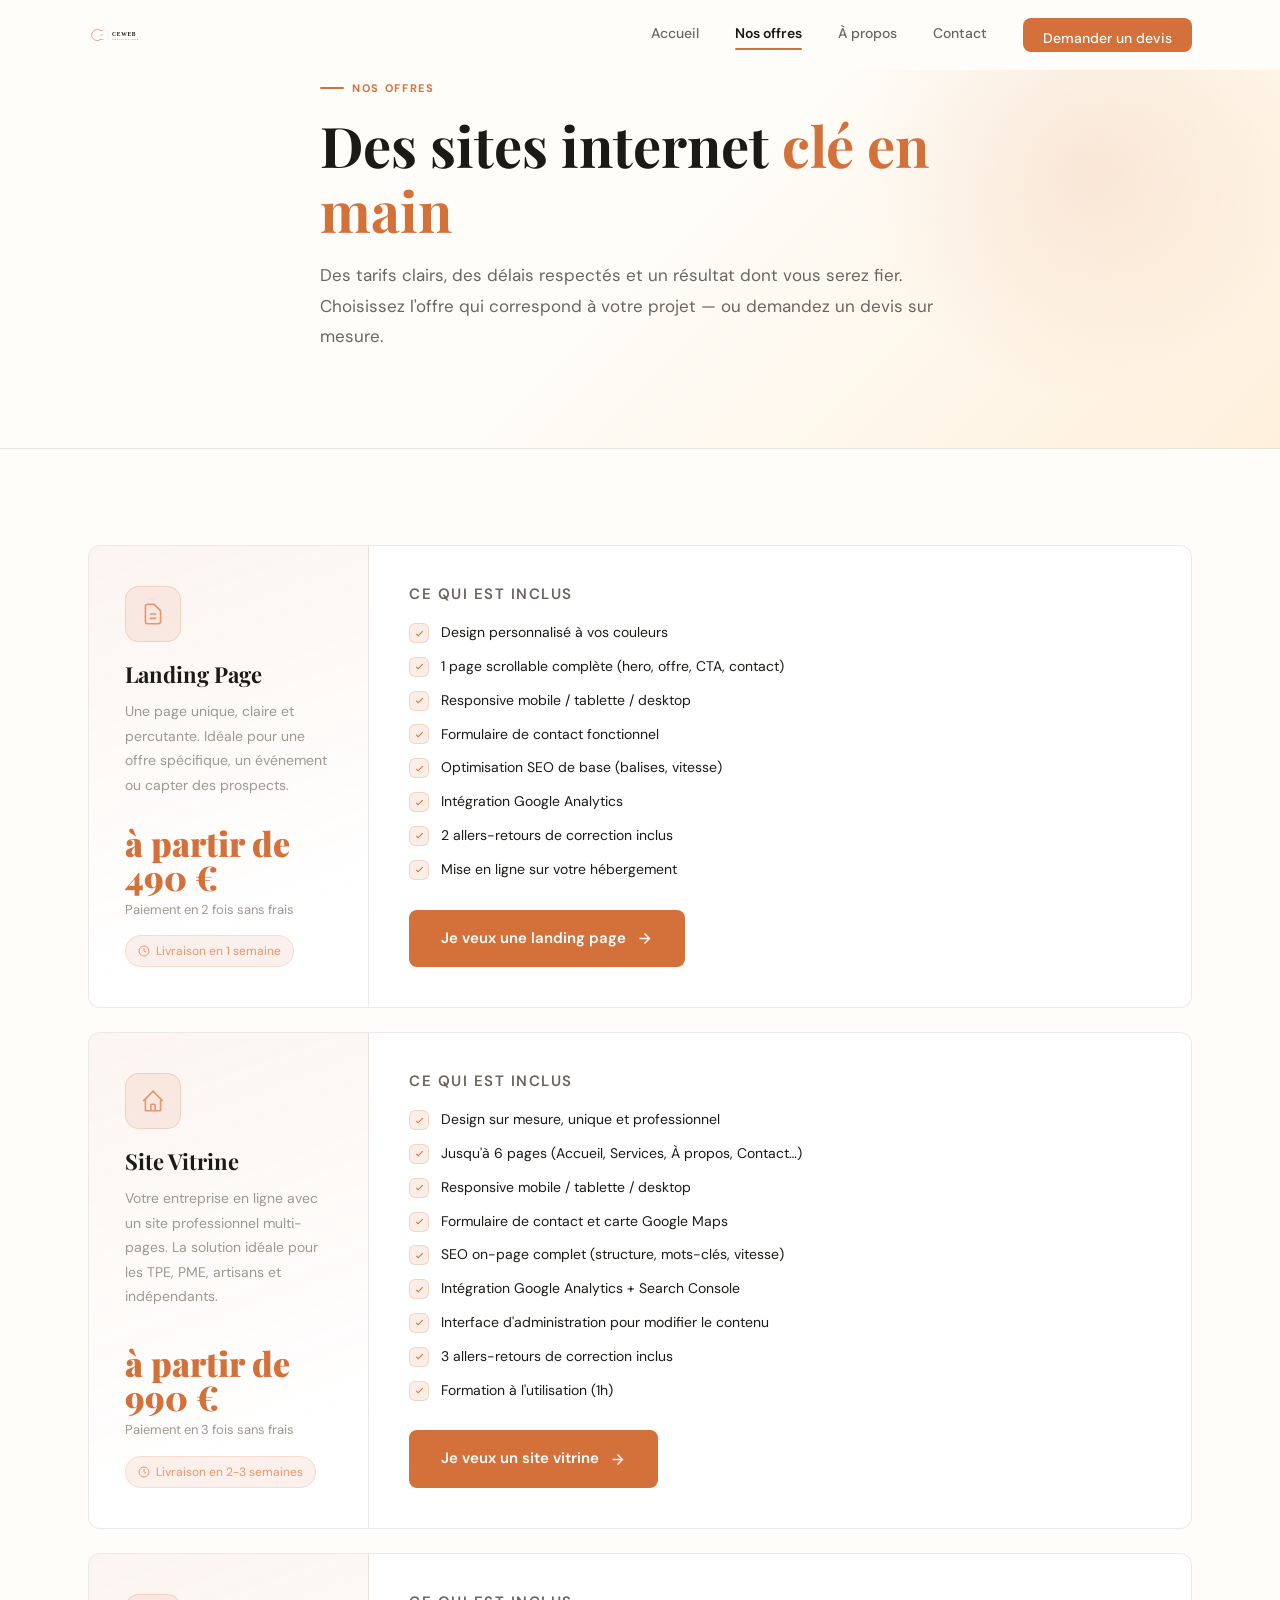
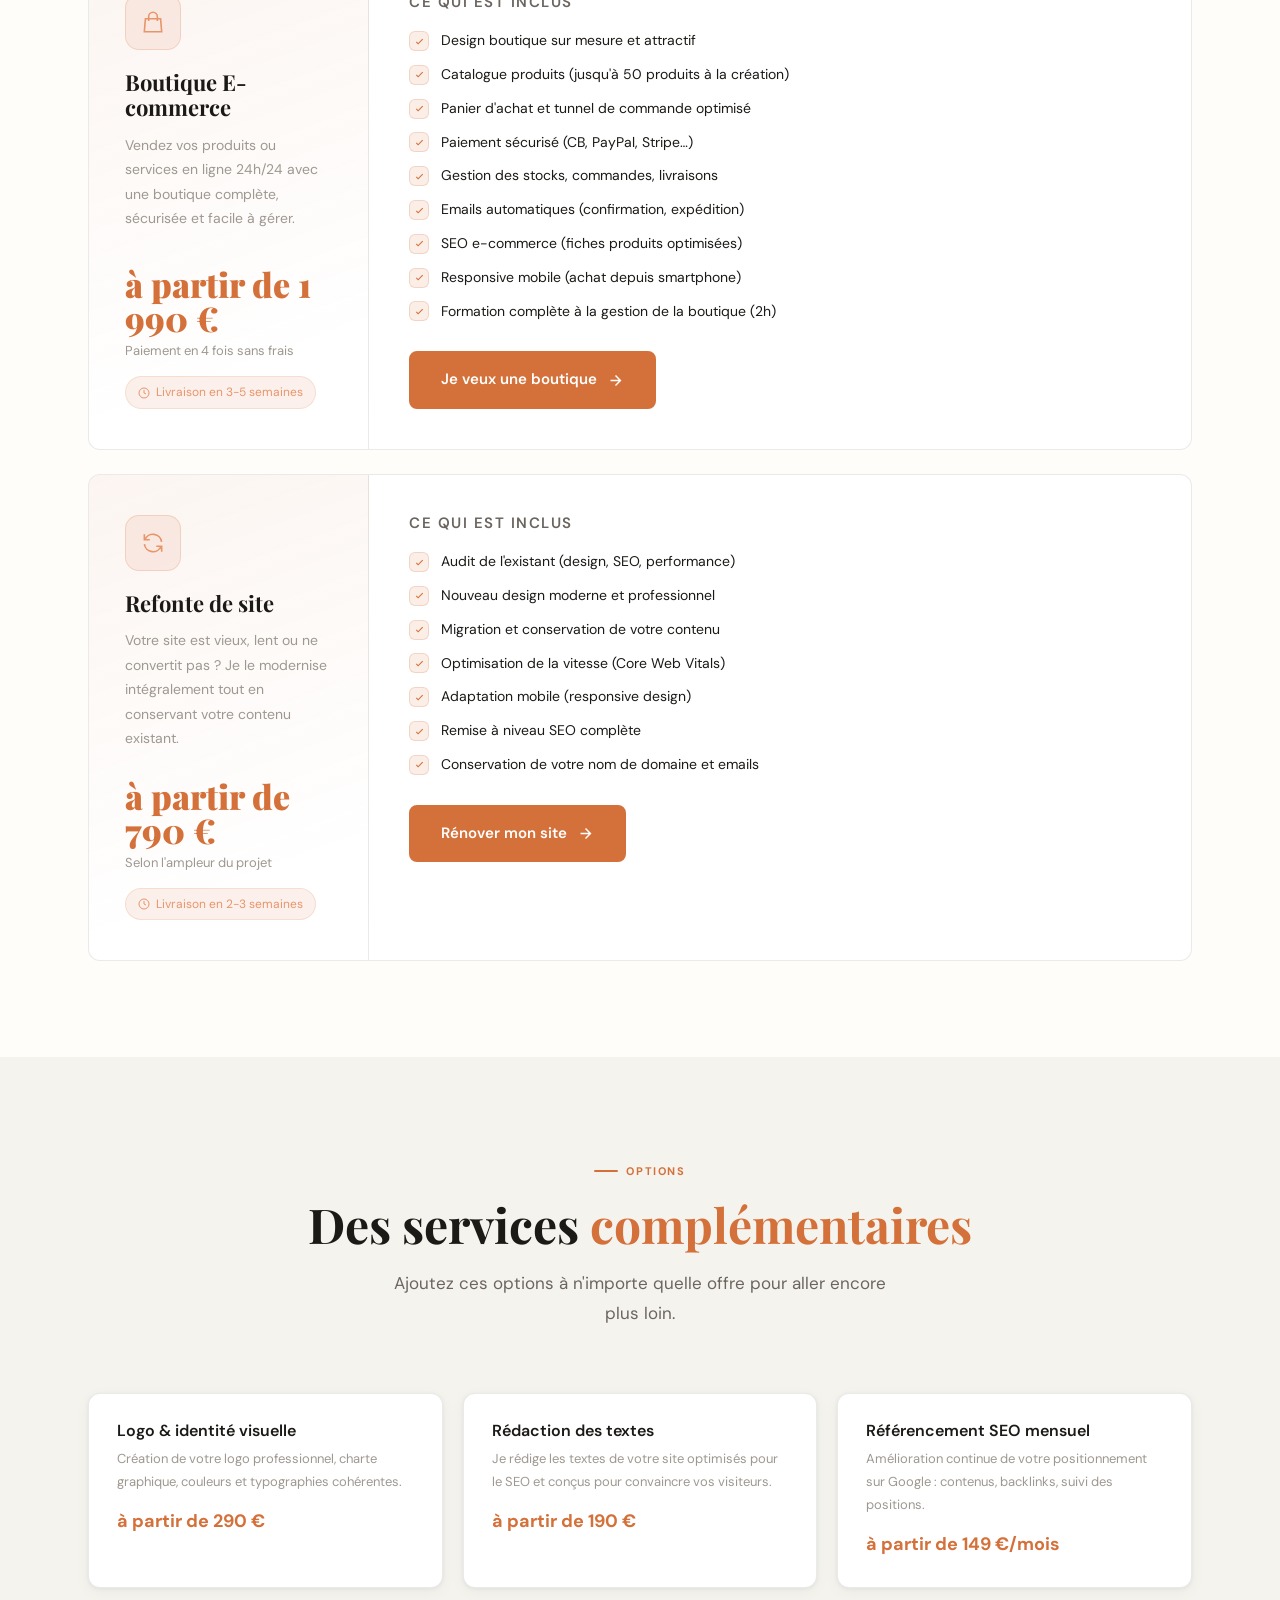
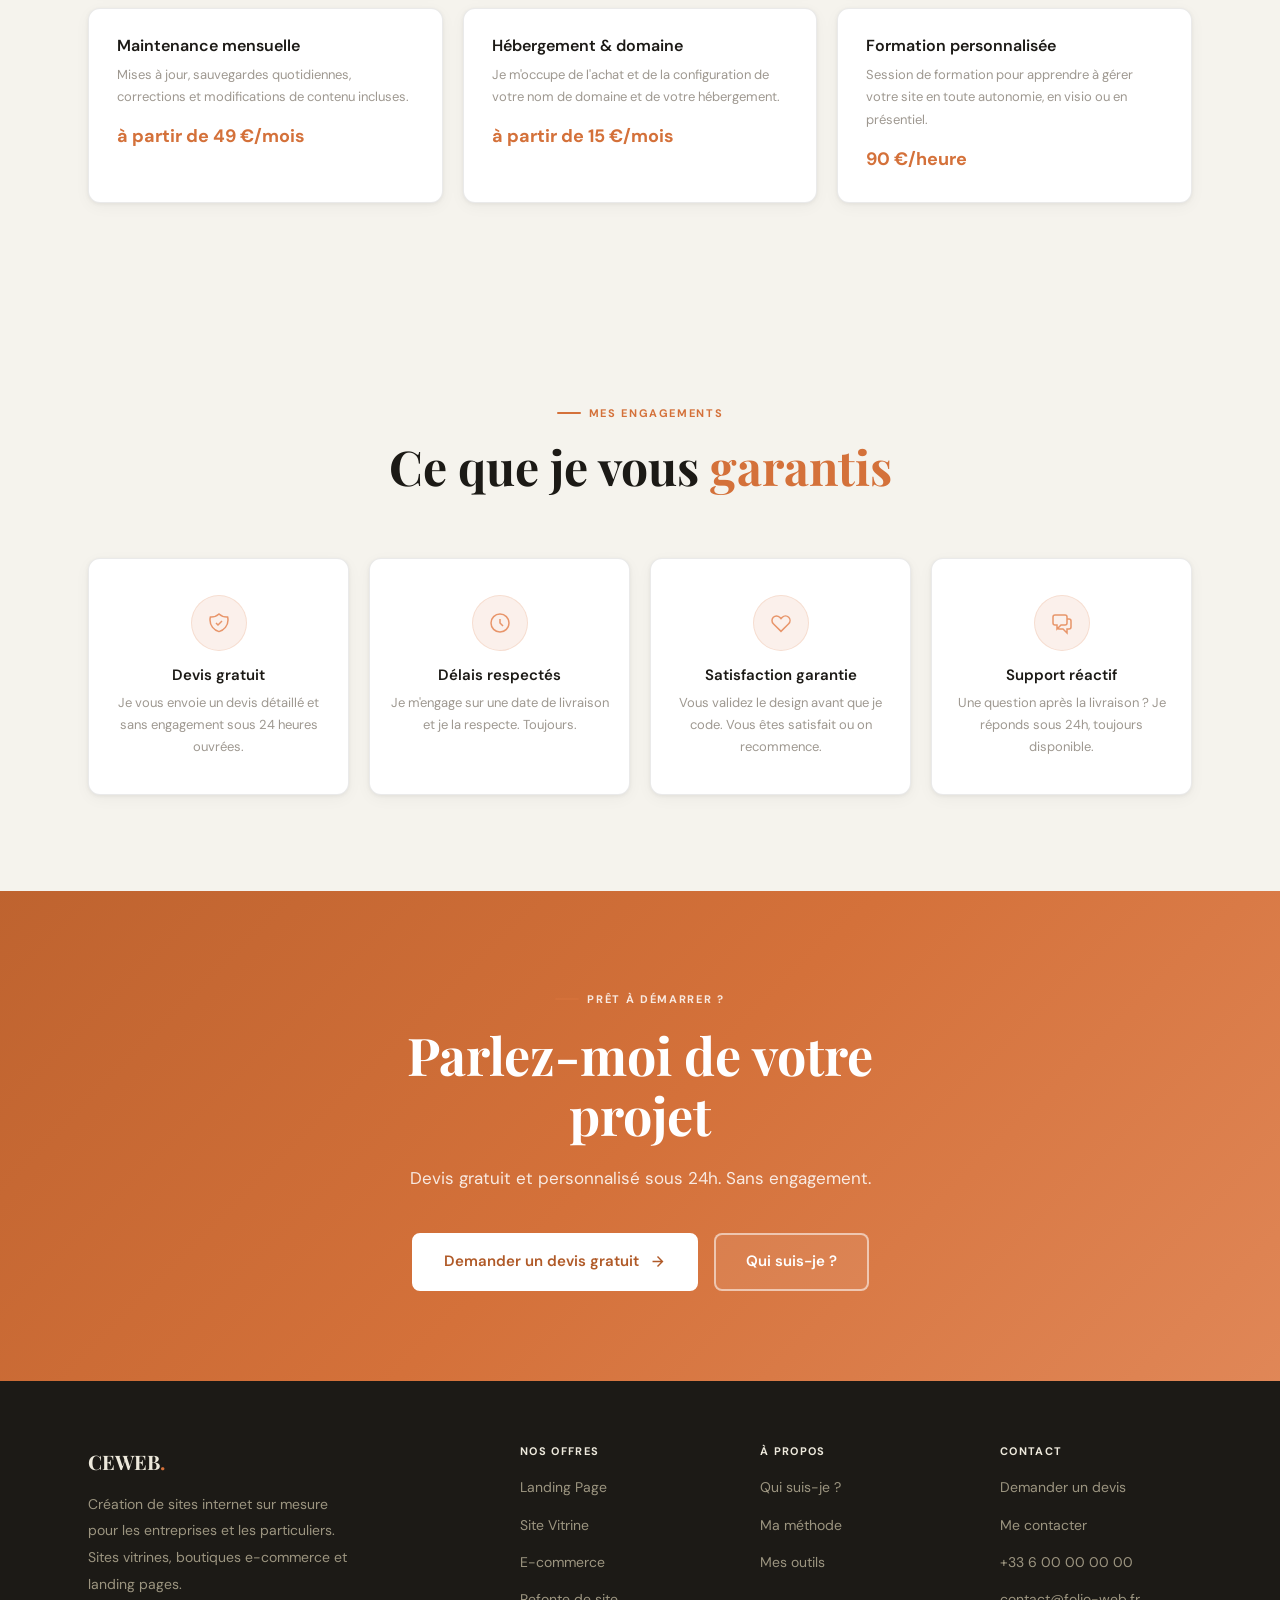
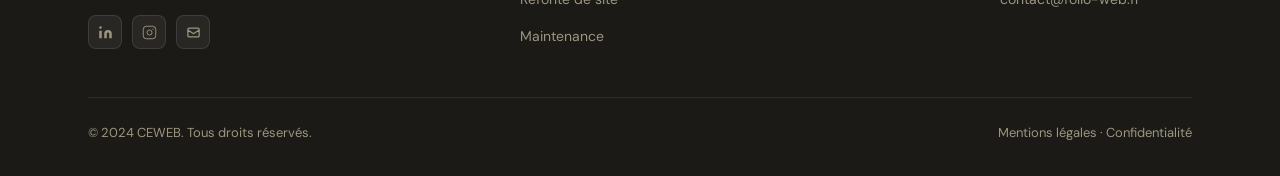
<file: services.html>
<!DOCTYPE html>
<html lang="fr">
<head>
  <meta charset="UTF-8">
  <meta name="viewport" content="width=device-width, initial-scale=1.0">
  <title>Nos offres — CEWEB Création de sites internet</title>

  <!-- SEO Meta -->
  <meta name="description" content="Découvrez nos offres de création de sites internet : landing page, site vitrine, boutique e-commerce, refonte et maintenance. Tarifs clairs et transparents.">
  <meta name="keywords" content="offres site internet, tarif création site, landing page prix, site vitrine prix, e-commerce prix">
  <meta name="author" content="CEWEB">
  <meta name="robots" content="index, follow">
  <link rel="canonical" href="https://folio-web.fr/services.html">

  <!-- Open Graph -->
  <meta property="og:type"        content="website">
  <meta property="og:url"         content="https://folio-web.fr/services.html">
  <meta property="og:title"       content="Nos offres — CEWEB Création de sites internet">
  <meta property="og:description" content="Tous nos forfaits de création de sites internet avec tarifs clairs. Landing page, vitrine, e-commerce.">
  <meta property="og:image"       content="https://folio-web.fr/og-image.jpg">

  <link rel="stylesheet" href="style.css">
  <style>
    /* ── PAGE HERO ── */
    .page-hero {
      min-height: 42vh; display: flex; align-items: center;
      padding-top: var(--nav-h);
      background: linear-gradient(135deg, #FEFDF9 50%, #FEF0DC 100%);
      border-bottom: 1px solid var(--border);
      position: relative; overflow: hidden;
    }
    .page-hero::after {
      content: '';
      position: absolute; right: -60px; top: -80px;
      width: 500px; height: 500px;
      background: radial-gradient(circle, rgba(212,113,58,0.12) 0%, transparent 65%);
      pointer-events: none;
    }
    .page-hero-content { max-width: 640px; }
    .page-hero-content h1 { font-size: clamp(30px, 4.5vw, 56px); margin-bottom: 18px; }
    .page-hero-content p  { font-size: 17px; color: var(--text-2); line-height: 1.8; }

    /* ── OFFRES CARDS ── */
    .offres-list { display: flex; flex-direction: column; gap: 24px; }

    .offre-detail {
      display: grid; grid-template-columns: 280px 1fr; gap: 0;
      border-radius: var(--r); overflow: hidden;
      border: 1px solid var(--border);
      background: var(--bg-card);
      transition: border-color var(--t), box-shadow var(--t);
    }
    .offre-detail:hover {
      border-color: var(--border-h);
      box-shadow: var(--shadow-md);
    }

    .offre-left {
      padding: 40px 36px;
      background: linear-gradient(160deg, rgba(212,113,58,0.07) 0%, transparent 80%);
      border-right: 1px solid var(--border);
      display: flex; flex-direction: column; justify-content: space-between;
    }
    .offre-left-top {}
    .offre-detail-icon {
      width: 56px; height: 56px;
      display: flex; align-items: center; justify-content: center;
      background: rgba(212,113,58,0.1);
      border: 1px solid rgba(212,113,58,0.2);
      border-radius: 14px; color: var(--accent-l); margin-bottom: 20px;
    }
    .offre-detail-icon svg { width: 26px; height: 26px; }
    .offre-left h2 { font-size: 22px; margin-bottom: 12px; }
    .offre-left .desc { font-size: 14px; color: var(--text-muted); line-height: 1.75; }

    .offre-left-bottom { margin-top: 28px; }
    .offre-price {
      font-family: var(--font-title); font-size: 34px; font-weight: 900;
      color: var(--accent); line-height: 1;
    }
    .offre-price-sub { font-size: 13px; color: var(--text-muted); margin-top: 5px; }
    .offre-delai-badge {
      display: inline-flex; align-items: center; gap: 6px;
      margin-top: 14px; padding: 5px 12px;
      background: rgba(212,113,58,0.1);
      border: 1px solid rgba(212,113,58,0.15);
      border-radius: 100px; font-size: 12px; color: var(--accent-l);
    }
    .offre-delai-badge svg { width: 12px; height: 12px; }

    .offre-right { padding: 40px; }
    .offre-right h3 { font-size: 15px; font-weight: 600; color: var(--text-2); margin-bottom: 18px; text-transform: uppercase; letter-spacing: 0.1em; font-family: var(--font-body); }
    .offre-features { display: flex; flex-direction: column; gap: 10px; margin-bottom: 28px; }
    .offre-feature {
      display: flex; align-items: center; gap: 12px; font-size: 14px; color: var(--text);
    }
    .offre-feature .check {
      width: 20px; height: 20px; flex-shrink: 0;
      background: rgba(212,113,58,0.12);
      border: 1px solid rgba(212,113,58,0.2);
      border-radius: 6px; display: flex; align-items: center; justify-content: center;
      color: var(--accent);
    }
    .offre-feature .check svg { width: 11px; height: 11px; }

    .offre-cta { display: flex; gap: 12px; flex-wrap: wrap; }

    /* ── OPTIONS SECTION ── */
    .options-section { background: var(--bg-2); }
    .options-grid { display: grid; grid-template-columns: repeat(3, 1fr); gap: 20px; }
    .option-card { padding: 28px; }
    .option-card h3 { font-size: 16px; margin-bottom: 8px; font-family: var(--font-body); font-weight: 600; }
    .option-card p  { font-size: 13px; color: var(--text-muted); line-height: 1.75; margin-bottom: 12px; }
    .option-price { font-size: 18px; font-weight: 700; color: var(--accent); }

    /* ── GARANTIES ── */
    .garanties-grid { display: grid; grid-template-columns: repeat(4, 1fr); gap: 20px; }
    .garantie-item { text-align: center; padding: 36px 20px; }
    .garantie-icon {
      width: 56px; height: 56px; margin: 0 auto 16px;
      display: flex; align-items: center; justify-content: center;
      background: rgba(212,113,58,0.1);
      border: 1px solid rgba(212,113,58,0.15);
      border-radius: 50%; color: var(--accent-l);
    }
    .garantie-icon svg { width: 24px; height: 24px; }
    .garantie-item h4 { font-size: 15px; margin-bottom: 8px; font-family: var(--font-body); font-weight: 600; }
    .garantie-item p  { font-size: 13px; color: var(--text-muted); line-height: 1.7; }

    /* ── RESPONSIVE ── */
    @media (max-width: 1024px) {
      .offre-detail { grid-template-columns: 1fr; }
      .offre-left { border-right: none; border-bottom: 1px solid var(--border); }
      .options-grid { grid-template-columns: repeat(2, 1fr); }
      .garanties-grid { grid-template-columns: repeat(2, 1fr); }
    }
    @media (max-width: 768px) {
      .options-grid { grid-template-columns: 1fr; }
      .garanties-grid { grid-template-columns: 1fr; }
    }
  </style>
</head>
<body>

<!-- ── NAVIGATION ── -->
<nav id="main-nav">
  <div class="nav-inner">
    <a href="index.html" class="nav-logo"><img src="logo_ceweb_moderne.svg" alt="CEWEB" class="nav-logo-img" width="150" height="45"></a>
    <div class="nav-links">
      <a href="index.html">Accueil</a>
      <a href="services.html">Nos offres</a>
      <a href="about.html">À propos</a>
      <a href="contact.html">Contact</a>
      <a href="contact.html" class="nav-cta">Demander un devis</a>
    </div>
    <button class="burger" aria-label="Menu" aria-expanded="false"><span></span><span></span><span></span></button>
  </div>
</nav>
<div class="mobile-menu" role="navigation" aria-label="Menu mobile">
  <a href="index.html">Accueil</a>
  <a href="services.html">Nos offres</a>
  <a href="about.html">À propos</a>
  <a href="contact.html">Contact</a>
  <a href="contact.html" style="color:var(--accent)">Demander un devis →</a>
</div>

<!-- ── PAGE HERO ── -->
<section class="page-hero section">
  <div class="container">
    <div class="page-hero-content">
      <div class="section-tag reveal">Nos offres</div>
      <h1 class="reveal delay-1">Des sites internet <span class="gradient-text">clé en main</span></h1>
      <p class="reveal delay-2">Des tarifs clairs, des délais respectés et un résultat dont vous serez fier. Choisissez l'offre qui correspond à votre projet — ou demandez un devis sur mesure.</p>
    </div>
  </div>
</section>

<!-- ── OFFRES DÉTAILLÉES ── -->
<section class="section">
  <div class="container">
    <div class="offres-list">

      <!-- LANDING PAGE -->
      <div class="offre-detail reveal">
        <div class="offre-left">
          <div class="offre-left-top">
            <div class="offre-detail-icon">
              <svg viewBox="0 0 24 24" fill="none" stroke="currentColor" stroke-width="1.5"><path d="M9 12h6m-6 4h6m2 5H7a2 2 0 01-2-2V5a2 2 0 012-2h5.586a1 1 0 01.707.293l5.414 5.414a1 1 0 01.293.707V19a2 2 0 01-2 2z"/></svg>
            </div>
            <h2>Landing Page</h2>
            <p class="desc">Une page unique, claire et percutante. Idéale pour une offre spécifique, un événement ou capter des prospects.</p>
          </div>
          <div class="offre-left-bottom">
            <div class="offre-price">à partir de 490 €</div>
            <div class="offre-price-sub">Paiement en 2 fois sans frais</div>
            <div class="offre-delai-badge">
              <svg viewBox="0 0 24 24" fill="none" stroke="currentColor" stroke-width="2"><circle cx="12" cy="12" r="10"/><path d="M12 6v6l4 2"/></svg>
              Livraison en 1 semaine
            </div>
          </div>
        </div>
        <div class="offre-right">
          <h3>Ce qui est inclus</h3>
          <div class="offre-features">
            <div class="offre-feature"><div class="check"><svg viewBox="0 0 24 24" fill="none" stroke="currentColor" stroke-width="2.5"><path d="M5 13l4 4L19 7"/></svg></div>Design personnalisé à vos couleurs</div>
            <div class="offre-feature"><div class="check"><svg viewBox="0 0 24 24" fill="none" stroke="currentColor" stroke-width="2.5"><path d="M5 13l4 4L19 7"/></svg></div>1 page scrollable complète (hero, offre, CTA, contact)</div>
            <div class="offre-feature"><div class="check"><svg viewBox="0 0 24 24" fill="none" stroke="currentColor" stroke-width="2.5"><path d="M5 13l4 4L19 7"/></svg></div>Responsive mobile / tablette / desktop</div>
            <div class="offre-feature"><div class="check"><svg viewBox="0 0 24 24" fill="none" stroke="currentColor" stroke-width="2.5"><path d="M5 13l4 4L19 7"/></svg></div>Formulaire de contact fonctionnel</div>
            <div class="offre-feature"><div class="check"><svg viewBox="0 0 24 24" fill="none" stroke="currentColor" stroke-width="2.5"><path d="M5 13l4 4L19 7"/></svg></div>Optimisation SEO de base (balises, vitesse)</div>
            <div class="offre-feature"><div class="check"><svg viewBox="0 0 24 24" fill="none" stroke="currentColor" stroke-width="2.5"><path d="M5 13l4 4L19 7"/></svg></div>Intégration Google Analytics</div>
            <div class="offre-feature"><div class="check"><svg viewBox="0 0 24 24" fill="none" stroke="currentColor" stroke-width="2.5"><path d="M5 13l4 4L19 7"/></svg></div>2 allers-retours de correction inclus</div>
            <div class="offre-feature"><div class="check"><svg viewBox="0 0 24 24" fill="none" stroke="currentColor" stroke-width="2.5"><path d="M5 13l4 4L19 7"/></svg></div>Mise en ligne sur votre hébergement</div>
          </div>
          <div class="offre-cta">
            <a href="contact.html" class="btn btn-primary">Je veux une landing page <svg viewBox="0 0 24 24" fill="none" stroke="currentColor" stroke-width="2"><path d="M5 12h14M12 5l7 7-7 7"/></svg></a>
          </div>
        </div>
      </div>

      <!-- SITE VITRINE -->
      <div class="offre-detail reveal">
        <div class="offre-left">
          <div class="offre-left-top">
            <div class="offre-detail-icon">
              <svg viewBox="0 0 24 24" fill="none" stroke="currentColor" stroke-width="1.5"><path d="M3 12l2-2m0 0l7-7 7 7M5 10v10a1 1 0 001 1h3m10-11l2 2m-2-2v10a1 1 0 01-1 1h-3m-6 0a1 1 0 001-1v-4a1 1 0 011-1h2a1 1 0 011 1v4a1 1 0 001 1m-6 0h6"/></svg>
            </div>
            <h2>Site Vitrine</h2>
            <p class="desc">Votre entreprise en ligne avec un site professionnel multi-pages. La solution idéale pour les TPE, PME, artisans et indépendants.</p>
          </div>
          <div class="offre-left-bottom">
            <div class="offre-price">à partir de 990 €</div>
            <div class="offre-price-sub">Paiement en 3 fois sans frais</div>
            <div class="offre-delai-badge">
              <svg viewBox="0 0 24 24" fill="none" stroke="currentColor" stroke-width="2"><circle cx="12" cy="12" r="10"/><path d="M12 6v6l4 2"/></svg>
              Livraison en 2-3 semaines
            </div>
          </div>
        </div>
        <div class="offre-right">
          <h3>Ce qui est inclus</h3>
          <div class="offre-features">
            <div class="offre-feature"><div class="check"><svg viewBox="0 0 24 24" fill="none" stroke="currentColor" stroke-width="2.5"><path d="M5 13l4 4L19 7"/></svg></div>Design sur mesure, unique et professionnel</div>
            <div class="offre-feature"><div class="check"><svg viewBox="0 0 24 24" fill="none" stroke="currentColor" stroke-width="2.5"><path d="M5 13l4 4L19 7"/></svg></div>Jusqu'à 6 pages (Accueil, Services, À propos, Contact…)</div>
            <div class="offre-feature"><div class="check"><svg viewBox="0 0 24 24" fill="none" stroke="currentColor" stroke-width="2.5"><path d="M5 13l4 4L19 7"/></svg></div>Responsive mobile / tablette / desktop</div>
            <div class="offre-feature"><div class="check"><svg viewBox="0 0 24 24" fill="none" stroke="currentColor" stroke-width="2.5"><path d="M5 13l4 4L19 7"/></svg></div>Formulaire de contact et carte Google Maps</div>
            <div class="offre-feature"><div class="check"><svg viewBox="0 0 24 24" fill="none" stroke="currentColor" stroke-width="2.5"><path d="M5 13l4 4L19 7"/></svg></div>SEO on-page complet (structure, mots-clés, vitesse)</div>
            <div class="offre-feature"><div class="check"><svg viewBox="0 0 24 24" fill="none" stroke="currentColor" stroke-width="2.5"><path d="M5 13l4 4L19 7"/></svg></div>Intégration Google Analytics + Search Console</div>
            <div class="offre-feature"><div class="check"><svg viewBox="0 0 24 24" fill="none" stroke="currentColor" stroke-width="2.5"><path d="M5 13l4 4L19 7"/></svg></div>Interface d'administration pour modifier le contenu</div>
            <div class="offre-feature"><div class="check"><svg viewBox="0 0 24 24" fill="none" stroke="currentColor" stroke-width="2.5"><path d="M5 13l4 4L19 7"/></svg></div>3 allers-retours de correction inclus</div>
            <div class="offre-feature"><div class="check"><svg viewBox="0 0 24 24" fill="none" stroke="currentColor" stroke-width="2.5"><path d="M5 13l4 4L19 7"/></svg></div>Formation à l'utilisation (1h)</div>
          </div>
          <div class="offre-cta">
            <a href="contact.html" class="btn btn-primary">Je veux un site vitrine <svg viewBox="0 0 24 24" fill="none" stroke="currentColor" stroke-width="2"><path d="M5 12h14M12 5l7 7-7 7"/></svg></a>
          </div>
        </div>
      </div>

      <!-- E-COMMERCE -->
      <div class="offre-detail reveal">
        <div class="offre-left">
          <div class="offre-left-top">
            <div class="offre-detail-icon">
              <svg viewBox="0 0 24 24" fill="none" stroke="currentColor" stroke-width="1.5"><path d="M16 11V7a4 4 0 00-8 0v4M5 9h14l1 12H4L5 9z"/></svg>
            </div>
            <h2>Boutique E-commerce</h2>
            <p class="desc">Vendez vos produits ou services en ligne 24h/24 avec une boutique complète, sécurisée et facile à gérer.</p>
          </div>
          <div class="offre-left-bottom">
            <div class="offre-price">à partir de 1 990 €</div>
            <div class="offre-price-sub">Paiement en 4 fois sans frais</div>
            <div class="offre-delai-badge">
              <svg viewBox="0 0 24 24" fill="none" stroke="currentColor" stroke-width="2"><circle cx="12" cy="12" r="10"/><path d="M12 6v6l4 2"/></svg>
              Livraison en 3-5 semaines
            </div>
          </div>
        </div>
        <div class="offre-right">
          <h3>Ce qui est inclus</h3>
          <div class="offre-features">
            <div class="offre-feature"><div class="check"><svg viewBox="0 0 24 24" fill="none" stroke="currentColor" stroke-width="2.5"><path d="M5 13l4 4L19 7"/></svg></div>Design boutique sur mesure et attractif</div>
            <div class="offre-feature"><div class="check"><svg viewBox="0 0 24 24" fill="none" stroke="currentColor" stroke-width="2.5"><path d="M5 13l4 4L19 7"/></svg></div>Catalogue produits (jusqu'à 50 produits à la création)</div>
            <div class="offre-feature"><div class="check"><svg viewBox="0 0 24 24" fill="none" stroke="currentColor" stroke-width="2.5"><path d="M5 13l4 4L19 7"/></svg></div>Panier d'achat et tunnel de commande optimisé</div>
            <div class="offre-feature"><div class="check"><svg viewBox="0 0 24 24" fill="none" stroke="currentColor" stroke-width="2.5"><path d="M5 13l4 4L19 7"/></svg></div>Paiement sécurisé (CB, PayPal, Stripe…)</div>
            <div class="offre-feature"><div class="check"><svg viewBox="0 0 24 24" fill="none" stroke="currentColor" stroke-width="2.5"><path d="M5 13l4 4L19 7"/></svg></div>Gestion des stocks, commandes, livraisons</div>
            <div class="offre-feature"><div class="check"><svg viewBox="0 0 24 24" fill="none" stroke="currentColor" stroke-width="2.5"><path d="M5 13l4 4L19 7"/></svg></div>Emails automatiques (confirmation, expédition)</div>
            <div class="offre-feature"><div class="check"><svg viewBox="0 0 24 24" fill="none" stroke="currentColor" stroke-width="2.5"><path d="M5 13l4 4L19 7"/></svg></div>SEO e-commerce (fiches produits optimisées)</div>
            <div class="offre-feature"><div class="check"><svg viewBox="0 0 24 24" fill="none" stroke="currentColor" stroke-width="2.5"><path d="M5 13l4 4L19 7"/></svg></div>Responsive mobile (achat depuis smartphone)</div>
            <div class="offre-feature"><div class="check"><svg viewBox="0 0 24 24" fill="none" stroke="currentColor" stroke-width="2.5"><path d="M5 13l4 4L19 7"/></svg></div>Formation complète à la gestion de la boutique (2h)</div>
          </div>
          <div class="offre-cta">
            <a href="contact.html" class="btn btn-primary">Je veux une boutique <svg viewBox="0 0 24 24" fill="none" stroke="currentColor" stroke-width="2"><path d="M5 12h14M12 5l7 7-7 7"/></svg></a>
          </div>
        </div>
      </div>

      <!-- REFONTE -->
      <div class="offre-detail reveal">
        <div class="offre-left">
          <div class="offre-left-top">
            <div class="offre-detail-icon">
              <svg viewBox="0 0 24 24" fill="none" stroke="currentColor" stroke-width="1.5"><path d="M4 4v5h.582m15.356 2A8.001 8.001 0 004.582 9m0 0H9m11 11v-5h-.581m0 0a8.003 8.003 0 01-15.357-2m15.357 2H15"/></svg>
            </div>
            <h2>Refonte de site</h2>
            <p class="desc">Votre site est vieux, lent ou ne convertit pas ? Je le modernise intégralement tout en conservant votre contenu existant.</p>
          </div>
          <div class="offre-left-bottom">
            <div class="offre-price">à partir de 790 €</div>
            <div class="offre-price-sub">Selon l'ampleur du projet</div>
            <div class="offre-delai-badge">
              <svg viewBox="0 0 24 24" fill="none" stroke="currentColor" stroke-width="2"><circle cx="12" cy="12" r="10"/><path d="M12 6v6l4 2"/></svg>
              Livraison en 2-3 semaines
            </div>
          </div>
        </div>
        <div class="offre-right">
          <h3>Ce qui est inclus</h3>
          <div class="offre-features">
            <div class="offre-feature"><div class="check"><svg viewBox="0 0 24 24" fill="none" stroke="currentColor" stroke-width="2.5"><path d="M5 13l4 4L19 7"/></svg></div>Audit de l'existant (design, SEO, performance)</div>
            <div class="offre-feature"><div class="check"><svg viewBox="0 0 24 24" fill="none" stroke="currentColor" stroke-width="2.5"><path d="M5 13l4 4L19 7"/></svg></div>Nouveau design moderne et professionnel</div>
            <div class="offre-feature"><div class="check"><svg viewBox="0 0 24 24" fill="none" stroke="currentColor" stroke-width="2.5"><path d="M5 13l4 4L19 7"/></svg></div>Migration et conservation de votre contenu</div>
            <div class="offre-feature"><div class="check"><svg viewBox="0 0 24 24" fill="none" stroke="currentColor" stroke-width="2.5"><path d="M5 13l4 4L19 7"/></svg></div>Optimisation de la vitesse (Core Web Vitals)</div>
            <div class="offre-feature"><div class="check"><svg viewBox="0 0 24 24" fill="none" stroke="currentColor" stroke-width="2.5"><path d="M5 13l4 4L19 7"/></svg></div>Adaptation mobile (responsive design)</div>
            <div class="offre-feature"><div class="check"><svg viewBox="0 0 24 24" fill="none" stroke="currentColor" stroke-width="2.5"><path d="M5 13l4 4L19 7"/></svg></div>Remise à niveau SEO complète</div>
            <div class="offre-feature"><div class="check"><svg viewBox="0 0 24 24" fill="none" stroke="currentColor" stroke-width="2.5"><path d="M5 13l4 4L19 7"/></svg></div>Conservation de votre nom de domaine et emails</div>
          </div>
          <div class="offre-cta">
            <a href="contact.html" class="btn btn-primary">Rénover mon site <svg viewBox="0 0 24 24" fill="none" stroke="currentColor" stroke-width="2"><path d="M5 12h14M12 5l7 7-7 7"/></svg></a>
          </div>
        </div>
      </div>

    </div>
  </div>
</section>

<!-- ── OPTIONS & ADD-ONS ── -->
<section class="section options-section" style="background:var(--bg-2);">
  <div class="container">
    <div class="section-header">
      <div class="section-tag reveal">Options</div>
      <h2 class="reveal delay-1">Des services <span class="gradient-text">complémentaires</span></h2>
      <p class="reveal delay-2">Ajoutez ces options à n'importe quelle offre pour aller encore plus loin.</p>
    </div>
    <div class="options-grid">
      <div class="card option-card reveal">
        <h3>Logo & identité visuelle</h3>
        <p>Création de votre logo professionnel, charte graphique, couleurs et typographies cohérentes.</p>
        <div class="option-price">à partir de 290 €</div>
      </div>
      <div class="card option-card reveal delay-1">
        <h3>Rédaction des textes</h3>
        <p>Je rédige les textes de votre site optimisés pour le SEO et conçus pour convaincre vos visiteurs.</p>
        <div class="option-price">à partir de 190 €</div>
      </div>
      <div class="card option-card reveal delay-2">
        <h3>Référencement SEO mensuel</h3>
        <p>Amélioration continue de votre positionnement sur Google : contenus, backlinks, suivi des positions.</p>
        <div class="option-price">à partir de 149 €/mois</div>
      </div>
      <div class="card option-card reveal">
        <h3>Maintenance mensuelle</h3>
        <p>Mises à jour, sauvegardes quotidiennes, corrections et modifications de contenu incluses.</p>
        <div class="option-price">à partir de 49 €/mois</div>
      </div>
      <div class="card option-card reveal delay-1">
        <h3>Hébergement & domaine</h3>
        <p>Je m'occupe de l'achat et de la configuration de votre nom de domaine et de votre hébergement.</p>
        <div class="option-price">à partir de 15 €/mois</div>
      </div>
      <div class="card option-card reveal delay-2">
        <h3>Formation personnalisée</h3>
        <p>Session de formation pour apprendre à gérer votre site en toute autonomie, en visio ou en présentiel.</p>
        <div class="option-price">90 €/heure</div>
      </div>
    </div>
  </div>
</section>

<!-- ── GARANTIES ── -->
<section class="section bg-2">
  <div class="container">
    <div class="section-header">
      <div class="section-tag reveal">Mes engagements</div>
      <h2 class="reveal delay-1">Ce que je vous <span class="gradient-text">garantis</span></h2>
    </div>
    <div class="garanties-grid">
      <div class="card garantie-item reveal">
        <div class="garantie-icon"><svg viewBox="0 0 24 24" fill="none" stroke="currentColor" stroke-width="1.5"><path d="M9 12l2 2 4-4m5.618-4.016A11.955 11.955 0 0112 2.944a11.955 11.955 0 01-8.618 3.04A12.02 12.02 0 003 9c0 5.591 3.824 10.29 9 11.622 5.176-1.332 9-6.03 9-11.622 0-1.042-.133-2.052-.382-3.016z"/></svg></div>
        <h4>Devis gratuit</h4>
        <p>Je vous envoie un devis détaillé et sans engagement sous 24 heures ouvrées.</p>
      </div>
      <div class="card garantie-item reveal delay-1">
        <div class="garantie-icon"><svg viewBox="0 0 24 24" fill="none" stroke="currentColor" stroke-width="1.5"><path d="M12 8v4l3 3m6-3a9 9 0 11-18 0 9 9 0 0118 0z"/></svg></div>
        <h4>Délais respectés</h4>
        <p>Je m'engage sur une date de livraison et je la respecte. Toujours.</p>
      </div>
      <div class="card garantie-item reveal delay-2">
        <div class="garantie-icon"><svg viewBox="0 0 24 24" fill="none" stroke="currentColor" stroke-width="1.5"><path d="M4.318 6.318a4.5 4.5 0 000 6.364L12 20.364l7.682-7.682a4.5 4.5 0 00-6.364-6.364L12 7.636l-1.318-1.318a4.5 4.5 0 00-6.364 0z"/></svg></div>
        <h4>Satisfaction garantie</h4>
        <p>Vous validez le design avant que je code. Vous êtes satisfait ou on recommence.</p>
      </div>
      <div class="card garantie-item reveal delay-3">
        <div class="garantie-icon"><svg viewBox="0 0 24 24" fill="none" stroke="currentColor" stroke-width="1.5"><path d="M17 8h2a2 2 0 012 2v6a2 2 0 01-2 2h-2v4l-4-4H9a1.994 1.994 0 01-1.414-.586m0 0L11 14h4a2 2 0 002-2V6a2 2 0 00-2-2H5a2 2 0 00-2 2v6a2 2 0 002 2h2v4l.586-.586z"/></svg></div>
        <h4>Support réactif</h4>
        <p>Une question après la livraison ? Je réponds sous 24h, toujours disponible.</p>
      </div>
    </div>
  </div>
</section>

<!-- ── CTA ── -->
<section style="padding:90px 0;background:var(--accent);position:relative;overflow:hidden;">
  <div style="position:absolute;inset:0;background:linear-gradient(135deg,var(--accent-d) 0%,var(--accent) 50%,var(--accent-l) 100%);opacity:0.6;"></div>
  <div style="position:relative;z-index:1;text-align:center;max-width:640px;margin:0 auto;padding:0 24px;">
    <div class="section-tag reveal" style="justify-content:center;color:rgba(255,255,255,0.85);">
      <style>.cta-stag::before{background:rgba(255,255,255,0.6)!important;}</style>
      Prêt à démarrer ?
    </div>
    <h2 class="reveal delay-1" style="font-size:clamp(30px,4.5vw,52px);margin-bottom:20px;color:#fff;">Parlez-moi de votre projet</h2>
    <p class="reveal delay-2" style="font-size:17px;color:rgba(255,255,255,0.85);margin-bottom:40px;">Devis gratuit et personnalisé sous 24h. Sans engagement.</p>
    <div class="reveal delay-3" style="display:flex;gap:16px;justify-content:center;flex-wrap:wrap;">
      <a href="contact.html" class="btn" style="background:#fff;color:var(--accent-d);border:2px solid #fff;font-weight:600;font-size:15px;">Demander un devis gratuit <svg viewBox="0 0 24 24" fill="none" stroke="currentColor" stroke-width="2" style="width:17px;height:17px;"><path d="M5 12h14M12 5l7 7-7 7"/></svg></a>
      <a href="about.html" class="btn" style="border:2px solid rgba(255,255,255,0.55);color:#fff;background:rgba(255,255,255,0.08);font-weight:600;font-size:15px;">Qui suis-je ?</a>
    </div>
  </div>
</section>

<!-- ── FOOTER ── -->
<footer>
  <div class="container">
    <div class="footer-grid">
      <div class="footer-brand">
        <div class="f-logo">CEWEB<span>.</span></div>
        <p>Création de sites internet sur mesure pour les entreprises et les particuliers. Sites vitrines, boutiques e-commerce et landing pages.</p>
        <div class="footer-socials">
          <a href="#" aria-label="LinkedIn"><svg viewBox="0 0 24 24" fill="currentColor"><path d="M16 8a6 6 0 016 6v7h-4v-7a2 2 0 00-2-2 2 2 0 00-2 2v7h-4v-7a6 6 0 016-6zM2 9h4v12H2z"/><circle cx="4" cy="4" r="2"/></svg></a>
          <a href="#" aria-label="Instagram"><svg viewBox="0 0 24 24" fill="none" stroke="currentColor" stroke-width="1.5"><rect x="2" y="2" width="20" height="20" rx="5"/><circle cx="12" cy="12" r="4"/><circle cx="17.5" cy="6.5" r="1" fill="currentColor" stroke="none"/></svg></a>
          <a href="#" aria-label="Email"><svg viewBox="0 0 24 24" fill="none" stroke="currentColor" stroke-width="2"><path d="M3 8l7.89 5.26a2 2 0 002.22 0L21 8M5 19h14a2 2 0 002-2V7a2 2 0 00-2-2H5a2 2 0 00-2 2v10a2 2 0 002 2z"/></svg></a>
        </div>
      </div>
      <div class="footer-col">
        <h4>Nos offres</h4>
        <ul>
          <li><a href="services.html">Landing Page</a></li>
          <li><a href="services.html">Site Vitrine</a></li>
          <li><a href="services.html">E-commerce</a></li>
          <li><a href="services.html">Refonte de site</a></li>
          <li><a href="services.html">Maintenance</a></li>
        </ul>
      </div>
      <div class="footer-col">
        <h4>À propos</h4>
        <ul>
          <li><a href="about.html">Qui suis-je ?</a></li>
          <li><a href="about.html">Ma méthode</a></li>
          <li><a href="about.html">Mes outils</a></li>
        </ul>
      </div>
      <div class="footer-col">
        <h4>Contact</h4>
        <ul>
          <li><a href="contact.html">Demander un devis</a></li>
          <li><a href="contact.html">Me contacter</a></li>
          <li><a href="#">+33 6 00 00 00 00</a></li>
          <li><a href="#">contact@folio-web.fr</a></li>
        </ul>
      </div>
    </div>
    <div class="footer-bottom">
      <span>© 2024 CEWEB. Tous droits réservés.</span>
      <span><a href="#">Mentions légales</a> · <a href="#">Confidentialité</a></span>
    </div>
  </div>
</footer>

<script src="script.js"></script>
</body>
</html>
</file>
<file: style.css>
/* ================================================
   CEWEB — FEUILLE DE STYLE PRINCIPALE
   Thème clair & chaleureux
   ================================================ */

/* === GOOGLE FONTS === */
@import url('https://fonts.googleapis.com/css2?family=DM+Sans:ital,opsz,wght@0,9..40,300;0,9..40,400;0,9..40,500;0,9..40,600;0,9..40,700;1,9..40,400&family=Playfair+Display:ital,wght@0,400;0,600;0,700;0,900;1,400&display=swap');

/* === VARIABLES === */
:root {
  --bg:          #FEFDF9;
  --bg-2:        #F5F3ED;
  --bg-card:     #FFFFFF;
  --accent:      #D4713A;
  --accent-l:    #E8956A;
  --accent-d:    #B05A28;
  --accent-bg:   #FEF0DC;
  --navy:        #1E3A5C;
  --navy-l:      #2D5A8E;
  --text:        #1C1A16;
  --text-2:      #6B6560;
  --text-muted:  #9E9890;
  --border:      rgba(28,26,22,0.09);
  --border-h:    rgba(28,26,22,0.18);
  --shadow-sm:   0 1px 4px rgba(0,0,0,0.06), 0 4px 16px rgba(0,0,0,0.04);
  --shadow-md:   0 4px 24px rgba(0,0,0,0.10);
  --nav-h:       70px;
  --r:           12px;
  --font-body:   'DM Sans', -apple-system, sans-serif;
  --font-title:  'Playfair Display', Georgia, serif;
  --ease:        cubic-bezier(0.4,0,0.2,1);
  --t:           0.25s;
}

/* === RESET === */
*,*::before,*::after { box-sizing: border-box; margin: 0; padding: 0; }
html { scroll-behavior: smooth; font-size: 16px; }
body {
  font-family: var(--font-body);
  background: var(--bg);
  color: var(--text);
  line-height: 1.7;
  overflow-x: hidden;
  -webkit-font-smoothing: antialiased;
}
img { max-width: 100%; height: auto; display: block; }
a { color: inherit; text-decoration: none; }
button { cursor: pointer; font-family: inherit; border: none; background: none; }
ul { list-style: none; }
input, textarea, select { font-family: inherit; }

/* === TYPOGRAPHIE === */
h1,h2,h3,h4,h5 { font-family: var(--font-title); font-weight: 700; line-height: 1.15; color: var(--text); }

.gradient-text {
  color: var(--accent);
}

.section-tag {
  display: inline-flex;
  align-items: center;
  gap: 8px;
  font-family: var(--font-body);
  font-size: 11px;
  font-weight: 700;
  letter-spacing: 0.15em;
  text-transform: uppercase;
  color: var(--accent);
  margin-bottom: 16px;
}
.section-tag::before {
  content: '';
  width: 24px; height: 2px;
  background: var(--accent);
  border-radius: 2px;
}

/* === LAYOUT === */
.container { max-width: 1160px; margin: 0 auto; padding: 0 28px; }
.section { padding: 96px 0; }
.bg-2 { background: var(--bg-2); }

.section-header { text-align: center; margin-bottom: 64px; }
.section-header h2 { font-size: clamp(28px, 4vw, 48px); margin-bottom: 16px; }
.section-header p { font-size: 17px; color: var(--text-2); max-width: 520px; margin: 0 auto; line-height: 1.8; }

/* === NAVIGATION === */
nav {
  position: fixed;
  top: 0; left: 0; right: 0;
  height: var(--nav-h);
  z-index: 1000;
  background: var(--bg);
  transition: box-shadow var(--t) var(--ease), background var(--t);
}
nav.scrolled {
  background: rgba(254,253,249,0.96);
  backdrop-filter: blur(16px);
  -webkit-backdrop-filter: blur(16px);
  box-shadow: 0 1px 0 var(--border);
}
.nav-inner {
  max-width: 1160px;
  margin: 0 auto;
  padding: 0 28px;
  height: 100%;
  display: flex;
  align-items: center;
  justify-content: space-between;
}
.nav-logo-img { width: 140px; height: 42px; display: block; object-fit: contain; }

.nav-links {
  display: flex;
  align-items: center;
  gap: 36px;
}
.nav-links a {
  font-size: 14px;
  font-weight: 500;
  color: var(--text-2);
  transition: color var(--t);
  position: relative;
  padding-bottom: 2px;
}
.nav-links a::after {
  content: '';
  position: absolute;
  bottom: -2px; left: 0;
  width: 0; height: 2px;
  background: var(--accent);
  border-radius: 2px;
  transition: width var(--t) var(--ease);
}
.nav-links a:hover { color: var(--text); }
.nav-links a:hover::after { width: 100%; }
.nav-links a.active { color: var(--text); font-weight: 600; }
.nav-links a.active::after { width: 100%; }

.nav-cta {
  padding: 9px 20px;
  background: var(--accent);
  color: #fff !important;
  border-radius: 8px;
  font-size: 14px;
  font-weight: 600;
  transition: background var(--t), transform var(--t);
}
.nav-cta:hover {
  background: var(--accent-d);
  transform: translateY(-1px);
}
.nav-cta::after { display: none !important; }

/* === BURGER === */
.burger {
  display: none;
  flex-direction: column;
  gap: 5px;
  padding: 8px;
  z-index: 1001;
}
.burger span {
  display: block;
  width: 24px; height: 2px;
  background: var(--text);
  border-radius: 2px;
  transition: var(--t) var(--ease);
}
.burger.open span:nth-child(1) { transform: translateY(7px) rotate(45deg); }
.burger.open span:nth-child(2) { opacity: 0; }
.burger.open span:nth-child(3) { transform: translateY(-7px) rotate(-45deg); }

.mobile-menu {
  display: none;
  position: fixed;
  inset: 0;
  background: var(--bg);
  z-index: 998;
  flex-direction: column;
  align-items: center;
  justify-content: center;
  gap: 32px;
  opacity: 0;
  pointer-events: none;
  transition: opacity var(--t) var(--ease);
  border-top: 1px solid var(--border);
}
.mobile-menu.open { display: flex; opacity: 1; pointer-events: all; }
.mobile-menu a {
  font-size: 28px;
  font-family: var(--font-title);
  color: var(--text-2);
  transition: color var(--t);
}
.mobile-menu a:hover { color: var(--accent); }

/* === BOUTONS === */
.btn {
  display: inline-flex;
  align-items: center;
  gap: 10px;
  padding: 14px 30px;
  border-radius: 8px;
  font-weight: 600;
  font-size: 15px;
  transition: all var(--t) var(--ease);
  cursor: pointer;
  white-space: nowrap;
  position: relative; overflow: hidden;
}
.btn-primary {
  background: var(--accent);
  color: #fff;
  border: 2px solid var(--accent);
}
.btn-primary:hover {
  background: var(--accent-d);
  border-color: var(--accent-d);
  transform: translateY(-2px);
  box-shadow: 0 8px 24px rgba(212,113,58,0.30);
}
.btn-outline {
  background: transparent;
  color: var(--text);
  border: 2px solid var(--border-h);
}
.btn-outline:hover {
  border-color: var(--accent);
  color: var(--accent);
  transform: translateY(-2px);
}
.btn svg { width: 17px; height: 17px; flex-shrink: 0; }

/* Ripple */
.ripple {
  position: absolute;
  border-radius: 50%;
  transform: scale(0);
  animation: ripple-anim 0.5s linear;
  background: rgba(255,255,255,0.3);
  pointer-events: none;
}
@keyframes ripple-anim { to { transform: scale(4); opacity: 0; } }

/* === CARDS === */
.card {
  background: var(--bg-card);
  border: 1px solid var(--border);
  border-radius: var(--r);
  padding: 32px;
  box-shadow: var(--shadow-sm);
  transition: box-shadow var(--t) var(--ease), transform var(--t) var(--ease), border-color var(--t);
}
.card:hover {
  box-shadow: var(--shadow-md);
  transform: translateY(-4px);
  border-color: var(--border-h);
}
.card:active { transform: scale(0.99) !important; transition-duration: 0.1s; }

/* === DIVIDER === */
.divider { height: 1px; background: var(--border); margin: 0; border: none; }

/* === SCROLL REVEAL === */
.reveal {
  opacity: 0;
  transform: translateY(28px);
  transition: opacity 0.6s var(--ease), transform 0.6s var(--ease);
}
.reveal.from-left  { transform: translateX(-28px); }
.reveal.from-right { transform: translateX(28px); }
.reveal.delay-1 { transition-delay: 0.10s; }
.reveal.delay-2 { transition-delay: 0.18s; }
.reveal.delay-3 { transition-delay: 0.26s; }
.reveal.delay-4 { transition-delay: 0.34s; }
.reveal.is-visible { opacity: 1; transform: none; }

/* === FOOTER === */
footer {
  background: #1C1A16;
  color: #EDE9DC;
  padding: 64px 0 32px;
}
.footer-grid {
  display: grid;
  grid-template-columns: 2fr 1fr 1fr 1fr;
  gap: 48px;
  margin-bottom: 48px;
}
.footer-brand .f-logo {
  font-family: var(--font-title);
  font-size: 20px;
  font-weight: 700;
  margin-bottom: 12px;
  color: #EDE9DC;
}
.footer-brand .f-logo span { color: var(--accent); }
.footer-brand p { font-size: 14px; color: #9C9580; line-height: 1.9; max-width: 260px; }
.footer-col h4 {
  font-family: var(--font-body);
  font-size: 11px;
  font-weight: 700;
  letter-spacing: 0.12em;
  text-transform: uppercase;
  color: #EDE9DC;
  margin-bottom: 16px;
}
.footer-col ul { display: flex; flex-direction: column; gap: 10px; }
.footer-col ul li a { font-size: 14px; color: #9C9580; transition: color var(--t); }
.footer-col ul li a:hover { color: var(--accent-l); }
.footer-socials { display: flex; gap: 10px; margin-top: 18px; }
.footer-socials a {
  width: 34px; height: 34px;
  display: flex; align-items: center; justify-content: center;
  background: rgba(255,255,255,0.06);
  border: 1px solid rgba(255,255,255,0.10);
  border-radius: 8px;
  color: #9C9580;
  transition: border-color var(--t), color var(--t);
}
.footer-socials a:hover { border-color: var(--accent); color: var(--accent); }
.footer-socials svg { width: 15px; height: 15px; }

.footer-bottom {
  display: flex;
  justify-content: space-between;
  align-items: center;
  padding-top: 24px;
  border-top: 1px solid rgba(255,255,255,0.08);
  font-size: 13px;
  color: #9C9580;
}
.footer-bottom a { color: #9C9580; transition: color var(--t); }
.footer-bottom a:hover { color: var(--accent-l); }

/* === PORTFOLIO === */
.portfolio-grid {
  display: grid;
  grid-template-columns: repeat(3, 1fr);
  gap: 20px;
}
.portfolio-item {
  border-radius: var(--r);
  overflow: hidden;
  border: 1px solid var(--border);
  position: relative;
  cursor: pointer;
  box-shadow: var(--shadow-sm);
  transition: transform var(--t), box-shadow var(--t);
}
.portfolio-item:hover {
  transform: translateY(-6px);
  box-shadow: var(--shadow-md);
}
.portfolio-item img {
  width: 100%; display: block;
  aspect-ratio: 16/10; object-fit: cover;
  transition: transform 0.4s var(--ease);
}
.portfolio-item:hover img { transform: scale(1.04); }
.portfolio-overlay {
  position: absolute; inset: 0;
  background: linear-gradient(180deg, transparent 35%, rgba(28,26,22,0.85) 100%);
  display: flex; flex-direction: column;
  justify-content: flex-end; padding: 20px;
  opacity: 0; transition: opacity var(--t);
}
.portfolio-item:hover .portfolio-overlay { opacity: 1; }
.portfolio-overlay h4 { font-size: 15px; font-weight: 600; color: #fff; margin-bottom: 3px; }
.portfolio-overlay span { font-size: 12px; color: var(--accent-l); }

/* === PORTRAIT === */
.portrait-photo {
  width: 100%; border-radius: 16px;
  object-fit: cover; display: block;
  border: 1px solid var(--border);
  aspect-ratio: 3/4; max-width: 360px;
}

/* === RESPONSIVE === */
@media (max-width: 1024px) {
  .footer-grid { grid-template-columns: 1fr 1fr; gap: 32px; }
  .portfolio-grid { grid-template-columns: repeat(2, 1fr); }
}
@media (max-width: 768px) {
  :root { --nav-h: 60px; }
  .section { padding: 72px 0; }
  .nav-links { display: none; }
  .burger { display: flex; }
  .footer-grid { grid-template-columns: 1fr; gap: 28px; }
  .footer-bottom { flex-direction: column; gap: 8px; text-align: center; }
  .portfolio-grid { grid-template-columns: 1fr; }
}
@media (max-width: 480px) {
  .section { padding: 56px 0; }
  .container { padding: 0 16px; }
  .btn { padding: 12px 22px; font-size: 14px; }
}
</file>
